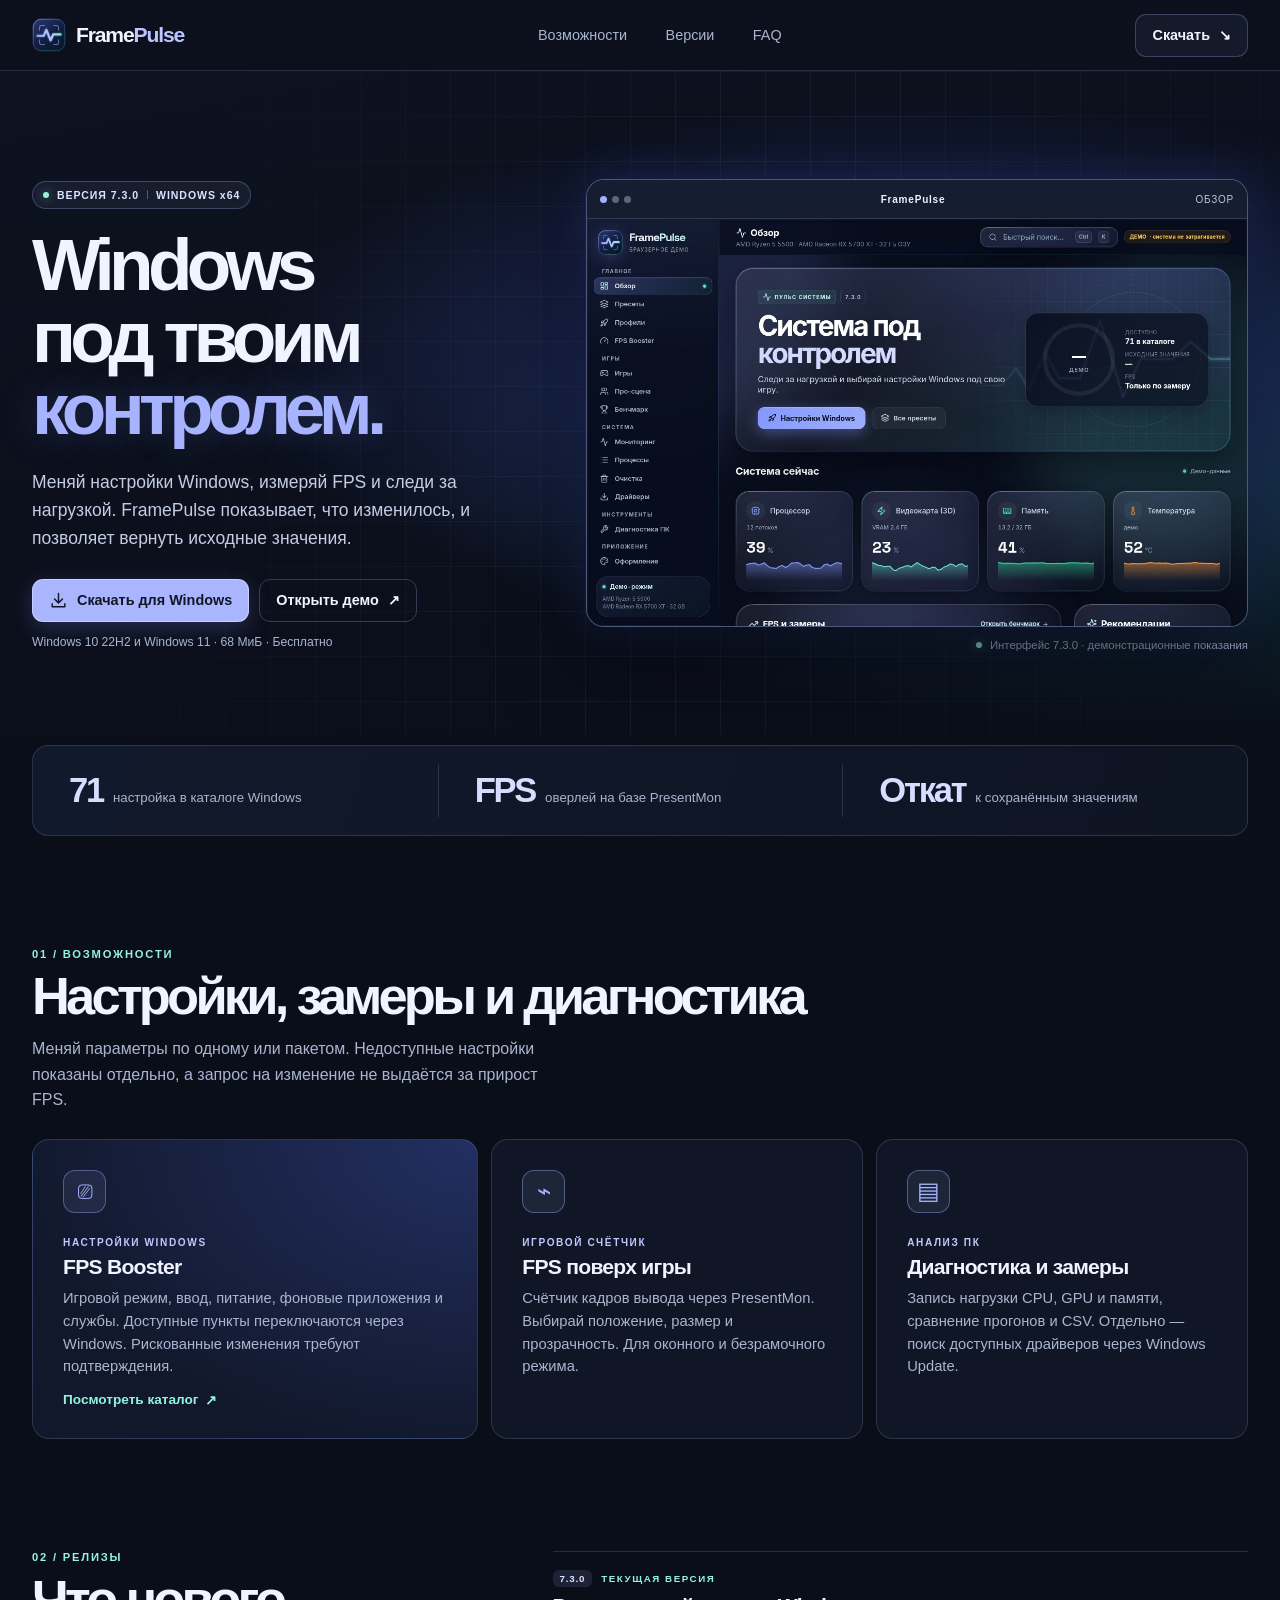
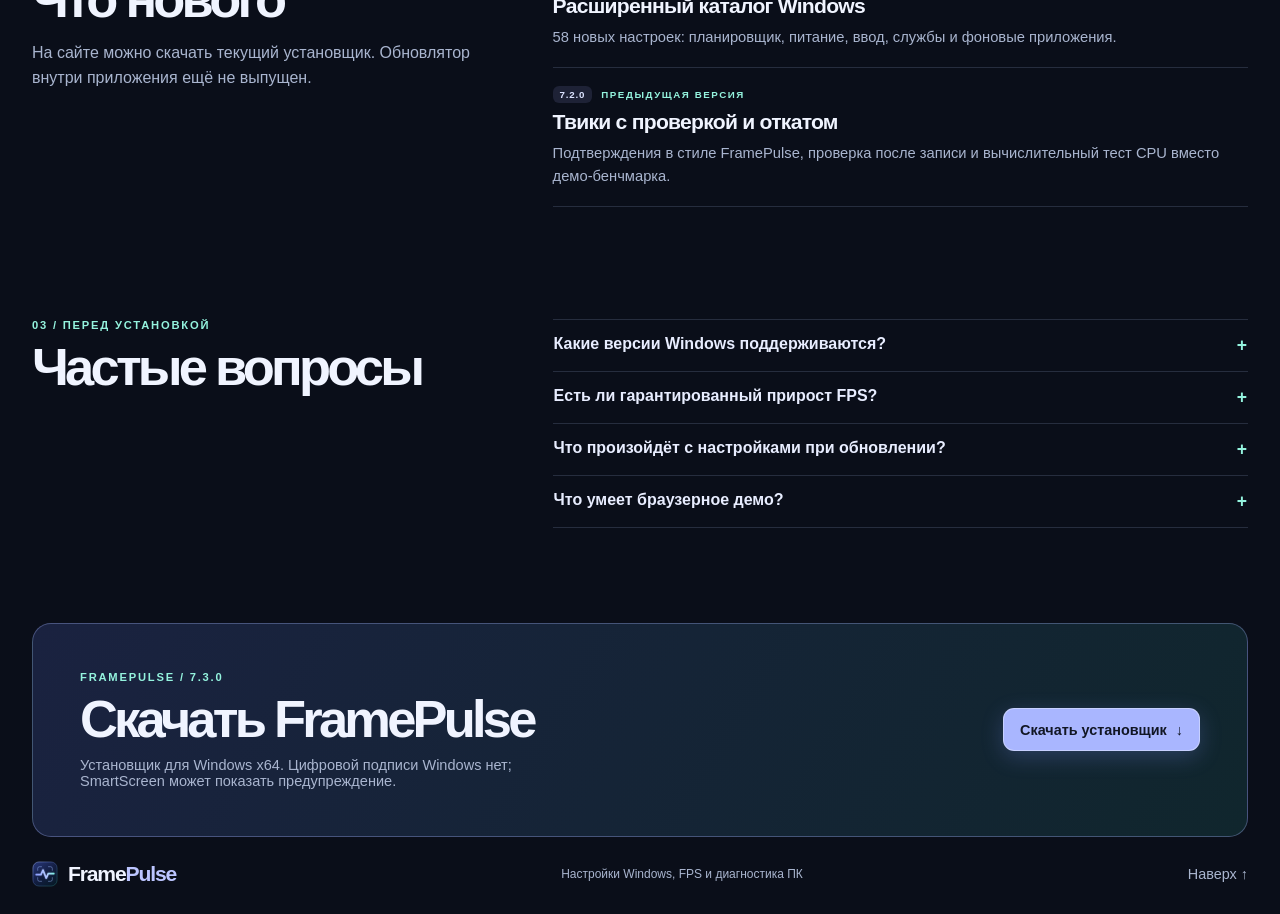
<file: site/index.html>
<!doctype html>
<html lang="ru"><head><meta charset="utf-8"><meta name="viewport" content="width=device-width, initial-scale=1"><meta name="description" content="FramePulse — настройки Windows, счётчик FPS и диагностика ПК. Скачайте FramePulse для Windows x64."><meta name="theme-color" content="#0b101c"><title>FramePulse — настройки Windows и диагностика ПК</title><link rel="icon" href="assets/pulse.svg" type="image/svg+xml"><link rel="stylesheet" href="assets/site.css"></head>
<body><a class="skip" href="#main">К содержанию</a>
<header class="mast"><div class="wrap nav"><a class="brand" href="#main" aria-label="FramePulse — главная"><img src="assets/pulse.svg" width="34" height="34" alt=""><span>Frame<span>Pulse</span></span></a><nav aria-label="Навигация"><a href="#features">Возможности</a><a href="#releases">Версии</a><a href="#faq">FAQ</a></nav><a class="button nav-download" href="#download">Скачать <span aria-hidden="true">↘</span></a></div></header>
<main id="main">
<section class="hero"><div class="wrap hero-layout"><div class="hero-copy"><p class="pill"><i></i> ВЕРСИЯ 7.3.0 <b></b> WINDOWS x64</p><h1>Windows <br>под твоим <em>контролем.</em></h1><p class="lead">Меняй настройки Windows, измеряй FPS и следи за нагрузкой. FramePulse показывает, что изменилось, и позволяет вернуть исходные значения.</p><div class="actions"><a class="button primary" href="downloads/FramePulse-7.3.0-Setup-x64.exe"><svg viewBox="0 0 24 24" fill="none" width="19" height="19" aria-hidden="true"><path d="M12 3v12m-5-5 5 5 5-5M4 16v4h16v-4" stroke="currentColor" stroke-width="1.8" stroke-linecap="round" stroke-linejoin="round"/></svg> Скачать для Windows</a><a class="button ghost" href="demo/">Открыть демо <span aria-hidden="true">↗</span></a></div><p class="fine">Windows 10 22H2 и Windows 11 · 68 МиБ · Бесплатно</p></div>
<div class="showcase"><figure class="window"><div class="window-bar"><span class="dots"><i></i><i></i><i></i></span><strong>FramePulse</strong><span>ОБЗОР</span></div><img src="assets/screen.jpg" width="1280" height="788" alt="Интерфейс FramePulse: боковое меню, обзор Windows, графики процессора, памяти и видеокарты"></figure><span class="screen-caption"><i></i> Интерфейс 7.3.0 · демонстрационные показания</span></div></div></section>
<section class="numbers wrap" aria-label="Кратко о FramePulse"><div><strong>71</strong><span>настройка в каталоге Windows</span></div><div><strong>FPS</strong><span>оверлей на базе PresentMon</span></div><div><strong>Откат</strong><span>к сохранённым значениям</span></div></section>
<section id="features" class="section wrap"><p class="eyebrow">01 / ВОЗМОЖНОСТИ</p><h2>Настройки, замеры и диагностика</h2><p class="intro">Меняй параметры по одному или пакетом. Недоступные настройки показаны отдельно, а запрос на изменение не выдаётся за прирост FPS.</p>
<div class="features"><article class="card featured"><span class="icon" aria-hidden="true">⎚</span><p class="overline">НАСТРОЙКИ WINDOWS</p><h3>FPS Booster</h3><p>Игровой режим, ввод, питание, фоновые приложения и службы. Доступные пункты переключаются через Windows. Рискованные изменения требуют подтверждения.</p><a href="demo/#fps-booster">Посмотреть каталог <span aria-hidden="true">↗</span></a></article><article class="card"><span class="icon" aria-hidden="true">⌁</span><p class="overline">ИГРОВОЙ СЧЁТЧИК</p><h3>FPS поверх игры</h3><p>Счётчик кадров вывода через PresentMon. Выбирай положение, размер и прозрачность. Для оконного и безрамочного режима.</p></article><article class="card"><span class="icon" aria-hidden="true">▤</span><p class="overline">АНАЛИЗ ПК</p><h3>Диагностика и замеры</h3><p>Запись нагрузки CPU, GPU и памяти, сравнение прогонов и CSV. Отдельно — поиск доступных драйверов через Windows Update.</p></article></div></section>
<section id="releases" class="section changes wrap"><div><p class="eyebrow">02 / РЕЛИЗЫ</p><h2>Что нового</h2><p class="intro">На сайте можно скачать текущий установщик. Обновлятор внутри приложения ещё не выпущен.</p></div><div class="release-list"><article><p class="version"><span>7.3.0</span> ТЕКУЩАЯ ВЕРСИЯ</p><h3>Расширенный каталог Windows</h3><p>58 новых настроек: планировщик, питание, ввод, службы и фоновые приложения.</p></article><article><p class="version"><span>7.2.0</span> ПРЕДЫДУЩАЯ ВЕРСИЯ</p><h3>Твики с проверкой и откатом</h3><p>Подтверждения в стиле FramePulse, проверка после записи и вычислительный тест CPU вместо демо-бенчмарка.</p></article></div></section>
<section id="faq" class="section wrap faqs"><div><p class="eyebrow">03 / ПЕРЕД УСТАНОВКОЙ</p><h2>Частые вопросы</h2></div><div class="accordions"><details><summary>Какие версии Windows поддерживаются?</summary><p>Windows 11 x64 или Windows 10 22H2 x64. Нужен Microsoft Edge WebView2 Runtime. Если его нет, установщик предложит открыть страницу загрузки Microsoft.</p></details><details><summary>Есть ли гарантированный прирост FPS?</summary><p>Нет. Результат зависит от игры, железа и исходных настроек. Лучше менять один параметр за раз и сравнивать замеры одной и той же сцены.</p></details><details><summary>Что произойдёт с настройками при обновлении?</summary><p>Установщик находит прежнюю установку и сохраняет профиль, оформление и резервные копии твиков. Перед обновлением закрой FramePulse.</p></details><details><summary>Что умеет браузерное демо?</summary><p>Можно посмотреть интерфейс и каталог. Демо не меняет Windows, не сканирует диск и не завершает процессы.</p></details></div></section>
<section id="download" class="wrap"><div class="download"><div><p class="eyebrow">FRAMEPULSE / 7.3.0</p><h2>Скачать FramePulse</h2><p>Установщик для Windows x64. Цифровой подписи Windows нет; SmartScreen может показать предупреждение.</p></div><a class="button primary" href="downloads/FramePulse-7.3.0-Setup-x64.exe">Скачать установщик <span aria-hidden="true">↓</span></a></div></section>
</main><footer class="wrap footer"><a class="brand" href="#main"><img src="assets/pulse.svg" width="26" height="26" alt=""><span>Frame<span>Pulse</span></span></a><p>Настройки Windows, FPS и диагностика ПК</p><a href="#main">Наверх ↑</a></footer></body></html>
</file>
<file: site/assets/site.css>
:root{color-scheme:dark;--bg:#0a0e19;--panel:#101726;--ink:#f0f4ff;--muted:#a9b5cf;--accent:#94f3de;--violet:#a8b3ff;--line:#9bafdb31;font-family:Inter,-apple-system,BlinkMacSystemFont,"Segoe UI",sans-serif;background:var(--bg);color:var(--ink);scroll-behavior:smooth}*{box-sizing:border-box}body{margin:0}a{color:inherit}a:focus-visible,summary:focus-visible{outline:2px solid var(--accent);outline-offset:5px}img{display:block;max-width:100%;height:auto}h1,h2,h3,p,figure{margin:0}.wrap{width:min(100% - 64px,1240px);margin-inline:auto}.mast{border-bottom:1px solid var(--line);background:#0b101c}.nav{min-height:70px;display:flex;align-items:center;justify-content:space-between;gap:20px}.brand{display:inline-flex;width:max-content;align-items:center;gap:10px;text-decoration:none;font-weight:800;letter-spacing:-.055em;font-size:1.32rem}.brand span span{color:#bcc5ff}.nav nav{display:flex;gap:clamp(12px,3vw,40px)}.nav nav a,.footer a:last-child{font-size:.9rem;color:var(--muted);text-decoration:none}.nav nav a:hover,.footer a:hover{color:var(--accent)}.skip{position:absolute;top:8px;left:12px;z-index:10;transform:translateY(-180%);padding:12px;background:#273653}.skip:focus{transform:none}.button{display:inline-flex;justify-content:center;align-items:center;gap:9px;min-height:43px;padding:10px 16px;border:1px solid var(--line);border-radius:11px;text-decoration:none;font-size:.9rem;font-weight:700;transition:background .2s,box-shadow .2s;border-color:#aabaf442}.nav-download{background:#a8b3ff10}.nav-download:hover,.ghost:hover{background:#abb7ff25}.primary{background:#a9b6ff;color:#111624;border-color:#d5dcffb3;box-shadow:0 6px 22px #8092ff3b;white-space:nowrap}.primary:hover{background:#c6ceff;box-shadow:0 6px 24px #8092ff70}.hero{position:relative;overflow:hidden;isolation:isolate;background:radial-gradient(ellipse at 73% 45%,#23316b 3%,transparent 52%),radial-gradient(ellipse at 93% 61%,#12353e 2%,transparent 45%),linear-gradient(170deg,#0d1220,#0a0e19)}.hero::before{content:"";position:absolute;z-index:-1;inset:0;background:linear-gradient(#b3beec12 1px,transparent 1px),linear-gradient(90deg,#b3beec12 1px,transparent 1px);background-size:45px 45px;mask-image:linear-gradient(105deg,transparent 12%,#000,transparent 100%)}.hero-layout{display:grid;grid-template-columns:minmax(365px,.85fr) minmax(0,1.15fr);align-items:center;gap:clamp(25px,5vw,74px);padding-block:clamp(50px,8.8vw,108px) clamp(42px,7vw,84px)}.pill{display:inline-flex;align-items:center;flex-wrap:wrap;gap:8px;padding:7px 10px;border:1px solid #9eaffd48;background:#a7b7ff12;border-radius:999px;color:#dce3ff;font-size:.66rem;font-weight:800;letter-spacing:.09em}.pill i,.screen-caption i{width:6px;height:6px;background:var(--accent);border-radius:50%;box-shadow:0 0 11px #94f3de98}.pill b{height:9px;border-left:1px solid #a2afda6b}h1{margin-top:20px;font-size:clamp(3.1rem,5.7vw,6rem);font-weight:800;letter-spacing:-.078em;line-height:.99;text-wrap:balance}h1 em{font:inherit;display:block;color:var(--violet);text-shadow:0 0 38px #8494ff38}.lead{margin-top:22px;max-width:47ch;line-height:1.6;color:#c2cce3;font-size:clamp(1rem,1.37vw,1.12rem)}.actions{display:flex;flex-wrap:wrap;align-items:center;gap:10px;margin-top:27px}.fine{font-size:.76rem;color:var(--muted);margin-top:13px}.showcase{min-width:0}.window{position:relative;overflow:hidden;border:1px solid #b0bfff60;border-radius:18px;background:#131a2a;box-shadow:0 31px 85px #060712b8,0 0 43px #596fff34}.window-bar{min-height:39px;display:flex;align-items:center;justify-content:space-between;gap:8px;padding-inline:13px;background:#151d30;border-bottom:1px solid var(--line);font-size:10px;letter-spacing:.08em;color:#b9c5e4}.window-bar strong{color:#eff3ff}.dots{display:flex;gap:5px}.dots i{width:7px;height:7px;border-radius:50%;background:#5b6781}.dots i:first-child{background:#a5b1ff}.window img{width:100%;aspect-ratio:1280/788}.screen-caption{display:flex;align-items:center;justify-content:flex-end;gap:8px;color:#b8c4e1;margin-top:12px;font-size:.71rem}.numbers{display:grid;grid-template-columns:repeat(3,minmax(0,1fr));border:1px solid var(--line);border-radius:16px;background:linear-gradient(105deg,#11192c,#0e1422);padding:18px 0;margin-top:10px}.numbers div{display:flex;align-items:baseline;gap:10px;padding:7px clamp(15px,3.3vw,36px)}.numbers div+div{border-left:1px solid var(--line)}.numbers strong{font-size:clamp(1.45rem,2.7vw,2.55rem);letter-spacing:-.065em;color:#d7ddff}.numbers span{color:var(--muted);font-size:.83rem}.section{padding-top:clamp(62px,9vw,112px);scroll-margin-top:10px}.eyebrow,.overline,.version{color:var(--accent);font-size:.70rem;font-weight:800;letter-spacing:.16em}.section h2,.download h2{margin-top:9px;font-size:clamp(2.05rem,4.1vw,4rem);letter-spacing:-.072em;line-height:1.04}.intro{color:var(--muted);line-height:1.6;max-width:60ch;margin-top:13px}.features{display:grid;grid-template-columns:1.2fr 1fr 1fr;gap:13px;margin-top:26px}.card{border:1px solid var(--line);border-radius:17px;background:#101625;padding:clamp(17px,2.6vw,30px);min-height:250px}.featured{background:radial-gradient(ellipse at right top,#232f62,transparent 75%),#11182b}.icon{display:grid;place-content:center;width:43px;height:43px;border:1px solid #a6b4ff63;border-radius:12px;background:#aabbff17;color:var(--violet);font-size:24px;line-height:1;margin-bottom:24px}.overline{font-size:.63rem;color:#bfc8ff}.card h3,.release-list h3{font-size:1.32rem;margin-top:7px;letter-spacing:-.035em}.card p:not(.overline),.release-list p:not(.version){font-size:.92rem;color:var(--muted);line-height:1.55;margin-top:8px}.card a{display:inline-flex;gap:7px;color:var(--accent);margin-top:14px;text-decoration:none;font-size:.85rem;font-weight:700}.card a:hover{text-decoration:underline}.changes,.faqs{display:grid;grid-template-columns:minmax(0,.78fr) minmax(0,1.22fr);gap:clamp(20px,6vw,76px)}.release-list,.accordions{border-top:1px solid var(--line)}.release-list article{padding:18px 0;border-bottom:1px solid var(--line)}.version{display:flex;align-items:center;gap:9px;font-size:.61rem}.version span{padding:3px 7px;border-radius:6px;background:#a5b0ff20;letter-spacing:.08em;color:#dce3ff}.accordions details{border-bottom:1px solid var(--line);padding:15px 1px;color:#e8edff}.accordions summary{cursor:pointer;font-weight:650;list-style:none;display:flex;justify-content:space-between;gap:10px}.accordions summary::after{content:'+';color:var(--accent);font-size:1.1rem}.accordions details[open] summary::after{content:'−'}.accordions details p{color:var(--muted);margin:10px 20px 0 0;font-size:.9rem;line-height:1.55}.download{display:flex;align-items:center;justify-content:space-between;flex-wrap:wrap;gap:18px;margin-top:clamp(54px,8vw,95px);border:1px solid #a7b6ff54;border-radius:19px;background:linear-gradient(121deg,#1a2240,#10262d);padding:clamp(20px,4vw,47px)}.download p:not(.eyebrow){margin-top:11px;max-width:61ch;color:var(--muted);font-size:.91rem}.footer{display:flex;align-items:center;justify-content:space-between;gap:18px;padding-block:24px 27px}.footer p{color:var(--muted);font-size:.75rem}
@media(max-width:920px){.hero-layout{grid-template-columns:1fr 1fr;gap:24px}.numbers div{display:block}.numbers span{display:block;margin-top:4px}.features{grid-template-columns:1fr 1fr}.featured{grid-column:1/-1;min-height:auto}}@media(max-width:680px){.wrap{width:calc(100% - 34px)}.nav{flex-wrap:wrap;gap:7px;padding-block:10px}.nav nav{order:3;width:100%;justify-content:space-between;padding:6px 0 0}.nav-download{min-height:35px;padding:4px 10px}.hero-layout,.changes,.faqs{grid-template-columns:1fr}.hero-layout{gap:28px;padding-block:39px 26px}.screen-caption{justify-content:flex-start}.numbers div{padding:6px 9px}.numbers span{font-size:.71rem;line-height:1.34}.features{grid-template-columns:1fr}.featured{grid-column:auto}.card{min-height:0}.footer{flex-wrap:wrap}.footer p{order:3;width:100%}}@media(prefers-reduced-motion:reduce){*,*::before,*::after{scroll-behavior:auto!important;transition:none!important}}
</file>
